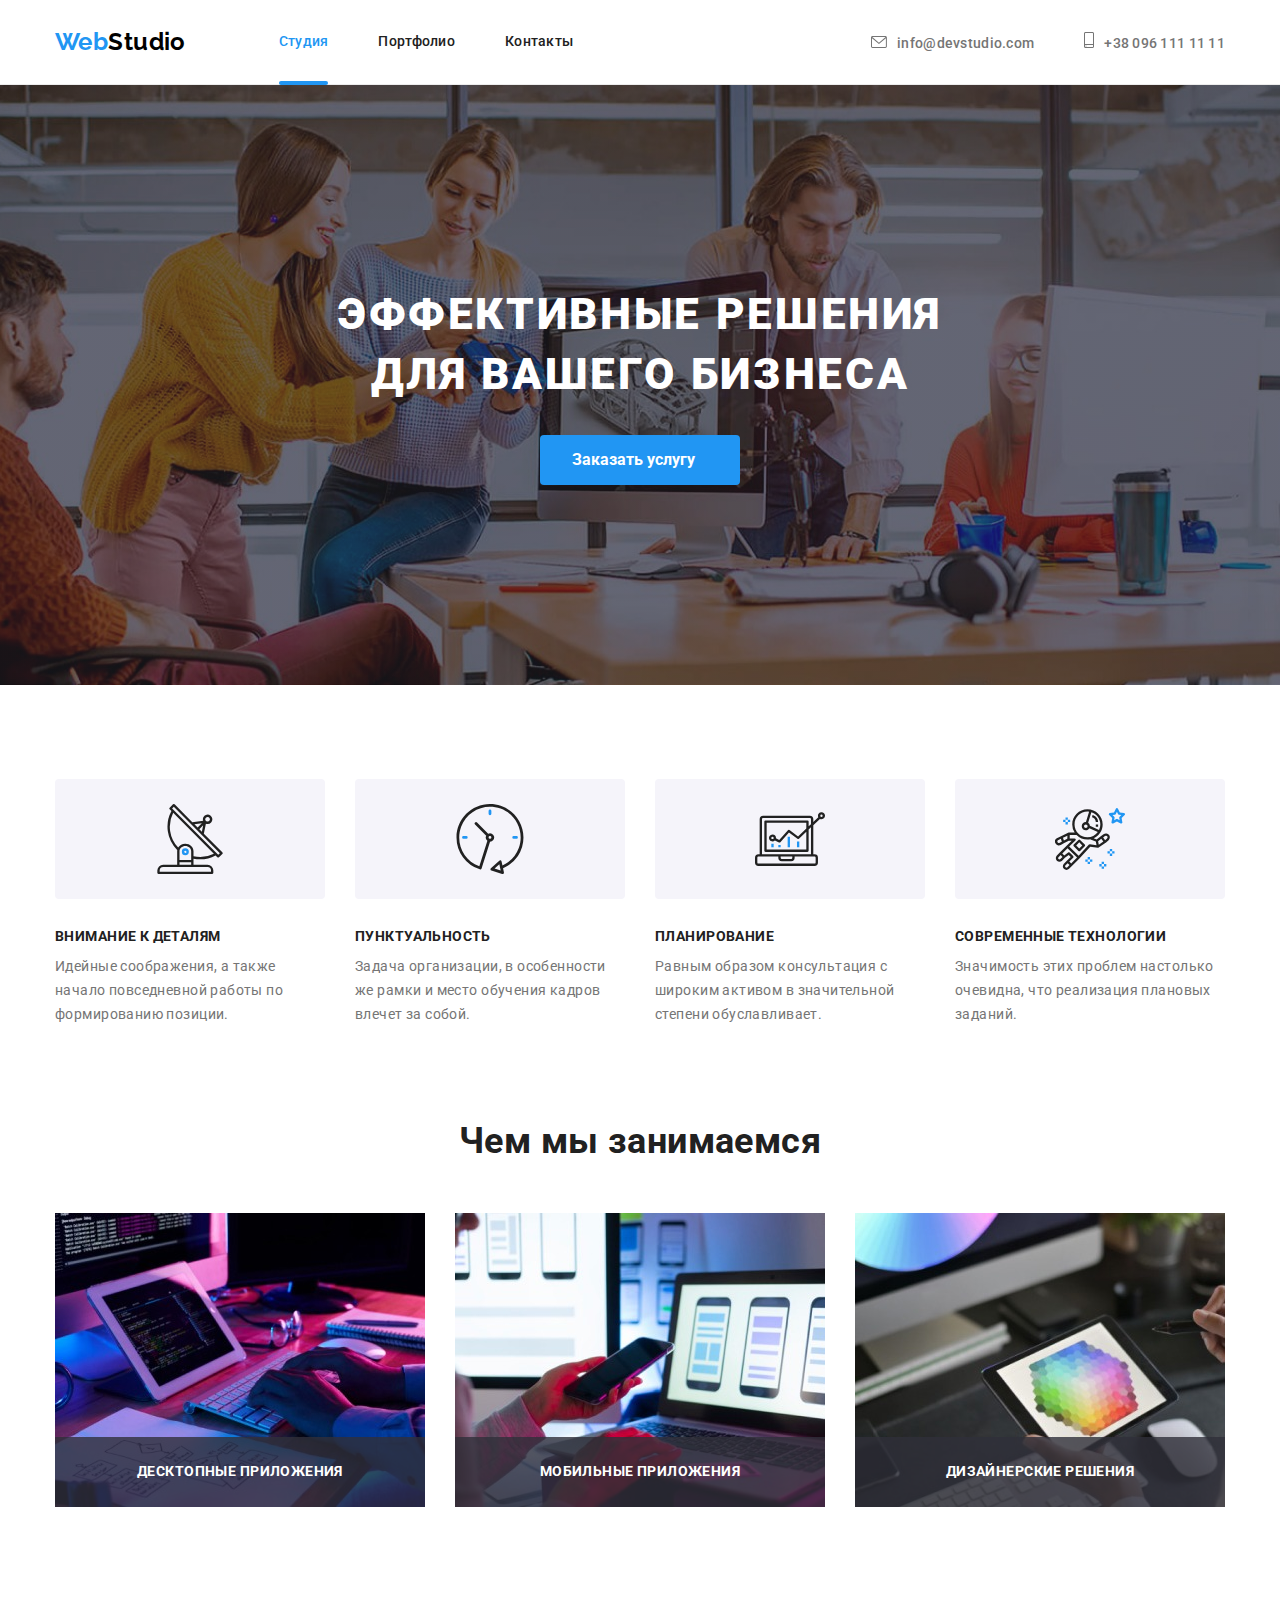
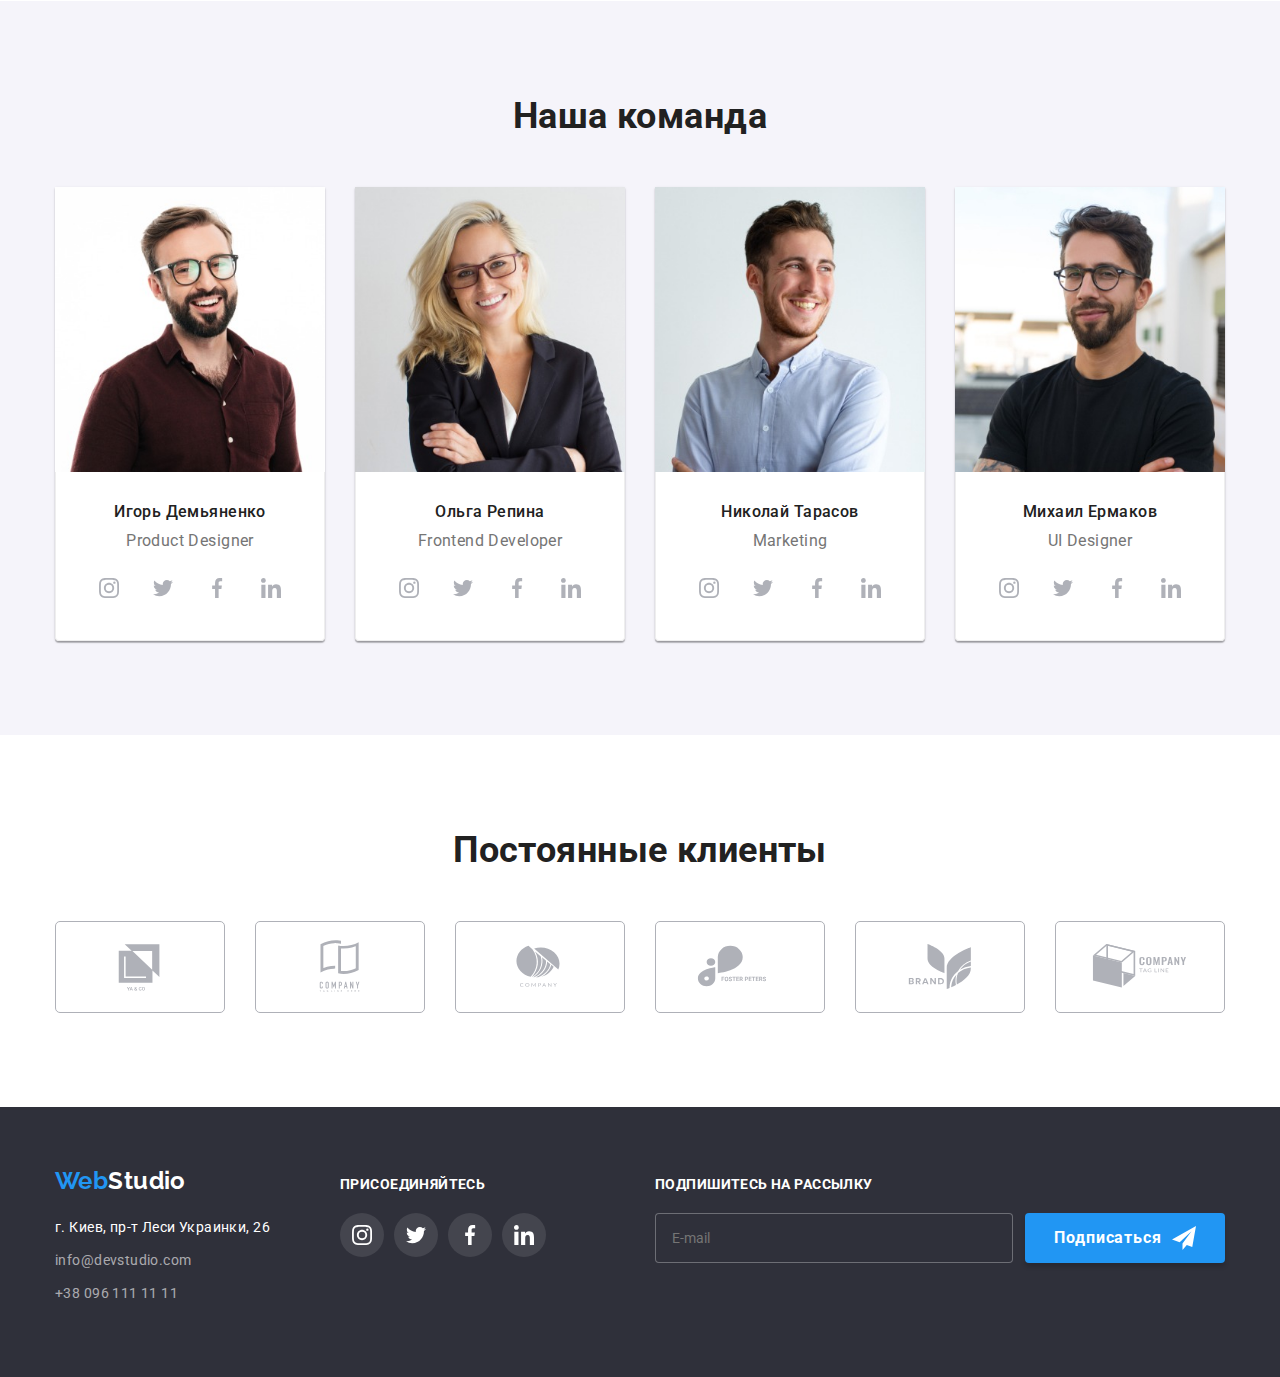
<file: index.html>
<!DOCTYPE html>
<html lang="ru">
  <head>
    <meta charset="UTF-8" />
    <meta http-equiv="X-UA-Compatible" content="IE=edge" />
    <meta name="viewport" content="width=device-width, initial-scale=1.0" />
    <title>WebStudio</title>
    <link rel="preconnect" href="https://fonts.googleapis.com" />
    <link rel="preconnect" href="https://fonts.gstatic.com" crossorigin />
    <link
      href="https://fonts.googleapis.com/css2?family=Raleway:wght@700&family=Roboto:wght@400;500;700;900&display=swap"
      rel="stylesheet"
    />
    <link rel="stylesheet" href="./css/main.min.css" />
  </head>
  <body>
    <header class="header">
      <!--Навігація-->

      <div class="container header-box">
        <a href="./index.html" class="logo"><span class="logo--blue">Web</span>Studio</a>
        <nav class="nav-box">
          <ul class="list header-navigation">
            <li class="header__list-item">
              <a href="./index.html" class="header-navigation__link link current">Студия</a>
            </li>
            <li class="header__list-item">
              <a href="./portfolio.html" class="header-navigation__link link">Портфолио</a>
            </li>
            <li class="header__list-item">
              <a href="#" class="header-navigation__link link">Контакты</a>
            </li>
          </ul>

          <!-- Mobile menu -->

          <!-- Кнопка -->
          <button class="menu-button" type="button" data-menu-button aria-expanded="false">
            <svg
              class="menu-icons--color"
              aria-label="Переключатель мобильного меню"
              aria-controls="mobile-menu"
              width="40"
              height="40"
            >
              <use class="icon-menu" href="./images/icons.svg#icon-menu"></use>
              <use class="icon-cross" href="./images/icons.svg#icon-close-m"></use>
            </svg>
          </button>
          <!-- Вікно меню -->
          <div class="mobile-menu" data-menu id="mobile-menu">
            <!-- Навігація -->
            <ul class="mobile-menu__nav list">
              <li class="mobile-menu__item">
                <a href="./index.html" class="mobile-menu__link current link">Студия</a>
              </li>
              <li class="mobile-menu__item">
                <a href="./portfolio.html" class="mobile-menu__link link">Портфолио</a>
              </li>
              <li class="mobile-menu__item">
                <a href="#" class="mobile-menu__link link">Контакты</a>
              </li>
            </ul>
            <!-- Контакти -->
            <ul class="mobile-menu__contacts list">
              <li class="mobile-menu__contact">
                <a class="mobile-menu__contact-tel link" href="tel:+380961111111"
                  >+38 096 111 11 11</a
                >
              </li>
              <li class="mobile-menu__contact">
                <a class="mobile-menu__contact-mail link" href="mailto:info@devstudio.com"
                  >info@devstudio.com</a
                >
              </li>
            </ul>
            <!-- Соціальні мережі -->
            <ul class="mobile-menu__socials list">
              <li class="mobile-menu__socials-item link">
                <a class="mobile-menu__socials-link" href="#">Instagram</a>
              </li>
              <li class="mobile-menu__socials-item link">
                <a class="mobile-menu__socials-link" href="#">Twitter</a>
              </li>
              <li class="mobile-menu__socials-item link">
                <a class="mobile-menu__socials-link" href="#">Facebook</a>
              </li>
              <li class="mobile-menu__socials-item link">
                <a class="mobile-menu__socials-link" href="#">LinkedIn</a>
              </li>
            </ul>
          </div>
        </nav>

        <!--Контакти-->

        <ul class="list header-contact">
          <li class="header-contact__item">
            <a class="header-contact__link link" href="mailto:info@devstudio.com">
              <svg class="header-contact__icon-envelope" width="16" height="12">
                <use href="./images/icons.svg#icon-envelope"></use>
              </svg>
              info@devstudio.com</a
            >
          </li>
          <li class="header-contact__item">
            <a class="header-contact__link link" href="tel:+380961111111">
              <svg class="header-contact__icon-phone" width="10" height="16">
                <use href="./images/icons.svg#icon-smartphone"></use>
              </svg>
              +38 096 111 11 11</a
            >
          </li>
        </ul>
      </div>
    </header>

    <main>
      <!--Банер-->
      <section class="hero">
        <div class="container hero--form">
          <h1 class="hero__title">Эффективные решения для вашего бизнеса</h1>
          <button class="hero__button" type="button" data-modal-open>Заказать услугу</button>
        </div>
      </section>
      <!--Особливості-->
      <section class="container--form container__benefits">
        <div class="container">
          <h2 class="section-title visually-hidden">Преимущества</h2>
          <ul class="list section-box benefits">
            <li class="section-box__item">
              <div class="benefits__icon">
                <svg width="70" height="70">
                  <use href="./images/icons.svg#icon-antenna-1"></use>
                </svg>
              </div>
              <h3 class="benefits__title">Внимание к деталям</h3>
              <p class="benefits__label">
                Идейные соображения, а также начало повседневной работы по формированию позиции.
              </p>
            </li>
            <li class="section-box__item">
              <div class="benefits__icon">
                <svg width="70" height="70">
                  <use href="./images/icons.svg#icon-clock-1"></use>
                </svg>
              </div>
              <h3 class="benefits__title">Пунктуальность</h3>
              <p class="benefits__label">
                Задача организации, в особенности же рамки и место обучения кадров влечет за собой.
              </p>
            </li>
            <li class="section-box__item">
              <div class="benefits__icon">
                <svg width="70" height="70">
                  <use href="./images/icons.svg#icon-diagram-1"></use>
                </svg>
              </div>
              <h3 class="benefits__title">Планирование</h3>
              <p class="benefits__label">
                Равным образом консультация с широким активом в значительной степени обуславливает.
              </p>
            </li>
            <li class="section-box__item">
              <div class="benefits__icon">
                <svg width="70" height="70">
                  <use href="./images/icons.svg#icon-astronaut-1"></use>
                </svg>
              </div>
              <h3 class="benefits__title">Современные технологии</h3>
              <p class="benefits__label">
                Значимость этих проблем настолько очевидна, что реализация плановых заданий.
              </p>
            </li>
          </ul>
        </div>
      </section>
      <!--Чим ми займаємось-->
      <section class="container--form works--form">
        <div class="container">
          <h2 class="section-title">Чем мы занимаемся</h2>
          <ul class="list section-box">
            <li class="section-box__item">
              <img
                srcset="./images/works/works-1.jpg 1x, ./images/works/works-1@2x.jpg 2x"
                src="./images/works/works-1.jpg"
                alt="Разработка"
                width="370"
              />
              <p class="section-box__label">Десктопные приложения</p>
            </li>
            <li class="section-box__item">
              <img
                srcset="./images/works/works-2.jpg 1x, ./images/works/works-2@2x.jpg 2x"
                src="./images/works/works-2.jpg"
                alt="Маркетинг"
                width="370"
              />
              <p class="section-box__label">Мобильные приложения</p>
            </li>
            <li class="section-box__item">
              <img
                srcset="./images/works/works-3.jpg 1x, ./images/works/works-3@2x.jpg 2x"
                src="./images/works/works-3.jpg"
                alt="Дизайн"
                width="370"
              />
              <p class="section-box__label">Дизайнерские решения</p>
            </li>
          </ul>
        </div>
      </section>
      <!--Наша команда-->
      <section class="container--form team--bgc">
        <div class="container">
          <h2 class="section-title">Наша команда</h2>
          <ul class="section-box list team">
            <li class="section-box__item team__item">
              <picture>
                <source
                  srcset="./images/team/team-1-s.jpg 1x, ./images/team/team-1-s@2x.jpg 2x"
                  media="(max-width: 480px)"
                />
                <source
                  srcset="./images/team/team-1-m.jpg 1x, ./images/team/team-1-m@2x.jpg 2x"
                  media="(min-width: 481px)"
                />
                <source
                  srcset="./images/team/team-1-l.jpg 1x, ./images/team/team-1-l@2x.jpg 2x"
                  media="(min-width: 769px)"
                />
                <img src="./images/team/team-1-m.jpg" alt="Игорь Демьяненко" />
              </picture>
              <!-- <img src="./images/card-1.jpg" alt="Игорь Демьяненко" width="270" /> -->
              <div class="team__item--border">
                <h3 class="team__member">Игорь Демьяненко</h3>
                <p class="team__position">Product Designer</p>
                <ul class="socials list">
                  <li class="socials__item">
                    <a class="socials__link" href="#">
                      <svg class="socials__icon" width="20" height="20">
                        <use href="./images/icons.svg#icon-instagram-2"></use>
                      </svg>
                    </a>
                  </li>

                  <li class="socials__item">
                    <a class="socials__link" href="#">
                      <svg class="socials__icon" width="20" height="20">
                        <use href="./images/icons.svg#icon-twitter-1"></use>
                      </svg>
                    </a>
                  </li>

                  <li class="socials__item">
                    <a class="socials__link" href="#">
                      <svg class="socials__icon" width="20" height="20">
                        <use href="./images/icons.svg#icon-facebook-1"></use>
                      </svg>
                    </a>
                  </li>

                  <li class="socials__item">
                    <a class="socials__link" href="#">
                      <svg class="socials__icon" width="20" height="20">
                        <use href="./images/icons.svg#icon-linkedin-1"></use>
                      </svg>
                    </a>
                  </li>
                </ul>
              </div>
            </li>
            <li class="section-box__item team__item">
              <picture>
                <source
                  srcset="./images/team/team-2-s.jpg 1x, ./images/team/team-2-s@2x.jpg 2x"
                  media="(max-width: 480px)"
                />
                <source
                  srcset="./images/team/team-2-m.jpg 1x, ./images/team/team-2-m@2x.jpg 2x"
                  media="(min-width: 481px)"
                />
                <source
                  srcset="./images/team/team-2-l.jpg 1x, ./images/team/team-2-l@2x.jpg 2x"
                  media="(min-width: 769px)"
                />
                <img src="./images/team/team-2-m.jpg" alt="Ольга Репина" />
              </picture>
              <!-- <img src="./images/card-2.jpg" alt="Ольга Репина" width="270" /> -->
              <div class="team__item--border">
                <h3 class="team__member">Ольга Репина</h3>
                <p class="team__position">Frontend Developer</p>
                <ul class="socials list">
                  <li class="socials__item">
                    <a class="socials__link" href="#">
                      <svg class="socials__icon" width="20" height="20">
                        <use href="./images/icons.svg#icon-instagram-2"></use>
                      </svg>
                    </a>
                  </li>

                  <li class="socials__item">
                    <a class="socials__link" href="#">
                      <svg class="socials__icon" width="20" height="20">
                        <use href="./images/icons.svg#icon-twitter-1"></use>
                      </svg>
                    </a>
                  </li>

                  <li class="socials__item">
                    <a class="socials__link" href="#">
                      <svg class="socials__icon" width="20" height="20">
                        <use href="./images/icons.svg#icon-facebook-1"></use>
                      </svg>
                    </a>
                  </li>

                  <li class="socials__item">
                    <a class="socials__link" href="#">
                      <svg class="socials__icon" width="20" height="20">
                        <use href="./images/icons.svg#icon-linkedin-1"></use>
                      </svg>
                    </a>
                  </li>
                </ul>
              </div>
            </li>
            <li class="section-box__item team__item">
              <picture>
                <source
                  srcset="./images/team/team-3-s.jpg 1x, ./images/team/team-3-s@2x.jpg 2x"
                  media="(max-width: 480px)"
                />
                <source
                  srcset="./images/team/team-3-m.jpg 1x, ./images/team/team-3-m@2x.jpg 2x"
                  media="(min-width: 481px)"
                />
                <source
                  srcset="./images/team/team-3-l.jpg 1x, ./images/team/team-3-l@2x.jpg 2x"
                  media="(min-width: 769px)"
                />
                <img src="./images/team/team-3-m.jpg" alt="Николай Тарасов" />
              </picture>
              <!-- <img src="./images/card-3.jpg" alt="Николай Тарасов" width="270" /> -->
              <div class="team__item--border">
                <h3 class="team__member">Николай Тарасов</h3>
                <p class="team__position">Marketing</p>
                <ul class="socials list">
                  <li class="socials__item">
                    <a class="socials__link" href="#">
                      <svg class="socials__icon" width="20" height="20">
                        <use href="./images/icons.svg#icon-instagram-2"></use>
                      </svg>
                    </a>
                  </li>

                  <li class="socials__item">
                    <a class="socials__link" href="#">
                      <svg class="socials__icon" width="20" height="20">
                        <use href="./images/icons.svg#icon-twitter-1"></use>
                      </svg>
                    </a>
                  </li>

                  <li class="socials__item">
                    <a class="socials__link" href="#">
                      <svg class="socials__icon" width="20" height="20">
                        <use href="./images/icons.svg#icon-facebook-1"></use>
                      </svg>
                    </a>
                  </li>

                  <li class="socials__item">
                    <a class="socials__link" href="#">
                      <svg class="socials__icon" width="20" height="20">
                        <use href="./images/icons.svg#icon-linkedin-1"></use>
                      </svg>
                    </a>
                  </li>
                </ul>
              </div>
            </li>
            <li class="section-box__item team__item">
              <picture>
                <source
                  srcset="./images/team/team-4-s.jpg 1x, ./images/team/team-4-s@2x.jpg 2x"
                  media="(max-width: 480px)"
                />
                <source
                  srcset="./images/team/team-4-m.jpg 1x, ./images/team/team-4-m@2x.jpg 2x"
                  media="(min-width: 481px)"
                />
                <source
                  srcset="./images/team/team-4-l.jpg 1x, ./images/team/team-4-l@2x.jpg 2x"
                  media="(min-width: 769px)"
                />
                <img src="./images/team/team-4-m.jpg" alt="Михаил Ермаков" />
              </picture>
              <!-- <img src="./images/card-4.jpg" alt="Михаил Ермаков" width="270" /> -->
              <div class="team__item--border">
                <h3 class="team__member">Михаил Ермаков</h3>
                <p class="team__position">UI Designer</p>
                <ul class="socials list">
                  <li class="socials__item">
                    <a class="socials__link" href="#">
                      <svg class="socials__icon" width="20" height="20">
                        <use href="./images/icons.svg#icon-instagram-2"></use>
                      </svg>
                    </a>
                  </li>

                  <li class="socials__item">
                    <a class="socials__link" href="#">
                      <svg class="socials__icon" width="20" height="20">
                        <use href="./images/icons.svg#icon-twitter-1"></use>
                      </svg>
                    </a>
                  </li>

                  <li class="socials__item">
                    <a class="socials__link" href="#">
                      <svg class="socials__icon" width="20" height="20">
                        <use href="./images/icons.svg#icon-facebook-1"></use>
                      </svg>
                    </a>
                  </li>

                  <li class="socials__item">
                    <a class="socials__link" href="#">
                      <svg class="socials__icon" width="20" height="20">
                        <use href="./images/icons.svg#icon-linkedin-1"></use>
                      </svg>
                    </a>
                  </li>
                </ul>
              </div>
            </li>
          </ul>
        </div>
      </section>

      <!-- Постійні клієнти -->
      <section class="container--form">
        <div class="container">
          <h2 class="section-title">Постоянные клиенты</h2>
          <ul class="list clients">
            <li class="clients__item">
              <a class="clients__link" href="#">
                <svg class="clients__icon" width="106" height="60">
                  <use href="./images/icons.svg#icon-logo"></use>
                </svg>
              </a>
            </li>
            <li class="clients__item">
              <a class="clients__link" href="#">
                <svg class="clients__icon" width="106" height="60">
                  <use href="./images/icons.svg#icon-logo-1"></use>
                </svg>
              </a>
            </li>
            <li class="clients__item">
              <a class="clients__link" href="#">
                <svg class="clients__icon" width="106" height="60">
                  <use href="./images/icons.svg#icon-logo-2"></use>
                </svg>
              </a>
            </li>
            <li class="clients__item">
              <a class="clients__link" href="#">
                <svg class="clients__icon" width="106" height="60">
                  <use href="./images/icons.svg#icon-logo-3"></use>
                </svg>
              </a>
            </li>
            <li class="clients__item">
              <a class="clients__link" href="#">
                <svg class="clients__icon" width="106" height="60">
                  <use href="./images/icons.svg#icon-logo-4"></use>
                </svg>
              </a>
            </li>
            <li class="clients__item">
              <a class="clients__link" href="#">
                <svg class="clients__icon" width="106" height="60">
                  <use href="./images/icons.svg#icon-logo-5"></use>
                </svg>
              </a>
            </li>
          </ul>
        </div>
      </section>
    </main>
    <!-- Футер -->
    <footer class="footer">
      <div class="container footer--centered">
        <div class="footer--tablet">
          <div class="footer__address">
            <a href="./index.html" class="footer__logo logo"
              ><span class="logo--blue">Web</span>Studio</a
            >
            <address class="address">
              <ul class="footer__contacts list">
                <li>
                  <a href="#" class="address__link">г. Киев, пр-т Леси Украинки, 26</a>
                </li>
                <li class="address__item">
                  <a href="mailto:info@devstudio.com" class="footer__contact-link"
                    >info@devstudio.com</a
                  >
                </li>
                <li class="address__item">
                  <a href="tel:+380961111111" class="footer__contact-link">+38 096 111 11 11</a>
                </li>
              </ul>
            </address>
          </div>
          <div class="footer-socials">
            <h2 class="footer-socials__title">Присоединяйтесь</h2>
            <ul class="footer-socials__list--position list">
              <li class="socials__item">
                <a class="footer-socials__link socials__link" href="#">
                  <svg class="socials__icon" width="20" height="20">
                    <use href="./images/icons.svg#icon-instagram-2"></use>
                  </svg>
                </a>
              </li>
              <li class="socials__item">
                <a class="footer-socials__link socials__link" href="#">
                  <svg class="socials__icon" width="20" height="20">
                    <use href="./images/icons.svg#icon-twitter-1"></use>
                  </svg>
                </a>
              </li>

              <li class="socials__item">
                <a class="footer-socials__link socials__link" href="#">
                  <svg class="socials__icon" width="20" height="20">
                    <use href="./images/icons.svg#icon-facebook-1"></use>
                  </svg>
                </a>
              </li>

              <li class="socials__item">
                <a class="footer-socials__link socials__link" href="#">
                  <svg class="socials__icon" width="20" height="20">
                    <use href="./images/icons.svg#icon-linkedin-1"></use>
                  </svg>
                </a>
              </li>
            </ul>
          </div>
        </div>
        <form class="subscribe-form">
          <h2 class="subscribe-form__title">Подпишитесь на рассылку</h2>
          <div class="subscribe-form__wrapper">
            <input
              class="subscribe-form__input"
              type="email"
              name="email"
              id="email"
              placeholder="E-mail"
            />

            <button class="subscribe-form__btn" type="submit">
              <span>Подписаться</span>
              <svg class="subscribe-form__icon" width="24" height="24">
                <use href="./images/icons.svg#icon-send"></use>
              </svg>
            </button>
          </div>
        </form>
      </div>
    </footer>
    <!-- Модальне вікно -->
    <div class="backdrop is-hidden" data-modal>
      <div class="modal">
        <button class="modal__close-btn" type="button" data-modal-close>
          <svg class="modal__close-icon" width="18" height="18">
            <use href="./images/icons.svg#icon-close"></use>
          </svg>
        </button>
        <form class="modal-form">
          <strong class="modal-form__title">Оставьте свои данные, мы вам перезвоним</strong>
          <div class="modal-form__group" role="group">
            <label class="modal-form__label"
              >Имя
              <input class="modal-form__input" type="text" name="name" />
              <svg class="modal-form__icon" width="18" height="18">
                <use href="./images/icons.svg#icon-name"></use>
              </svg>
            </label>
            <label class="modal-form__label"
              >Телефон
              <input class="modal-form__input" type="tel" name="tel" />
              <svg class="modal-form__icon" width="18" height="18">
                <use href="./images/icons.svg#icon-phone"></use>
              </svg>
            </label>
            <label class="modal-form__label"
              >Почта
              <input class="modal-form__input" type="email" name="email" />
              <svg class="modal-form__icon" width="18" height="18">
                <use href="./images/icons.svg#icon-email"></use>
              </svg>
            </label>
            <label class="modal-form__label"
              >Комментарий
              <textarea
                class="modal-form__input modal-form__textarea-input"
                name="comment"
                rows="3"
                placeholder="Введите текст"
              ></textarea>
            </label>
            <div class="modal-form__agreement-form">
              <label class="modal-form__agreement-label">
                <input
                  class="checkbox visually-hidden"
                  type="checkbox"
                  name="user-checkbox"
                  tabindex="-1"
                />
                <span
                  class="modal-form__checkbox"
                  role="checkbox"
                  aria-labelledby="user-checkbox"
                  tabindex="0"
                  aria-checked="false"
                >
                  <svg class="modal-form__checkbox-icon" width="11" height="8">
                    <use href="./images/icons.svg#icon-check"></use>
                  </svg>
                </span>

                <span class="checkbox-txt"
                  >Соглашаюсь с рассылкой и принимаю
                  <a class="checkbox-link" href="#">Условия договора</a></span
                >
              </label>
            </div>
          </div>
          <button class="subscribe-form__btn modal-form__send-btn" type="submit">Отправить</button>
        </form>
      </div>
    </div>

    <script src="./js/modal.js"></script>
    <script src="./js/mobile-menu.js"></script>
  </body>
</html>
</file>
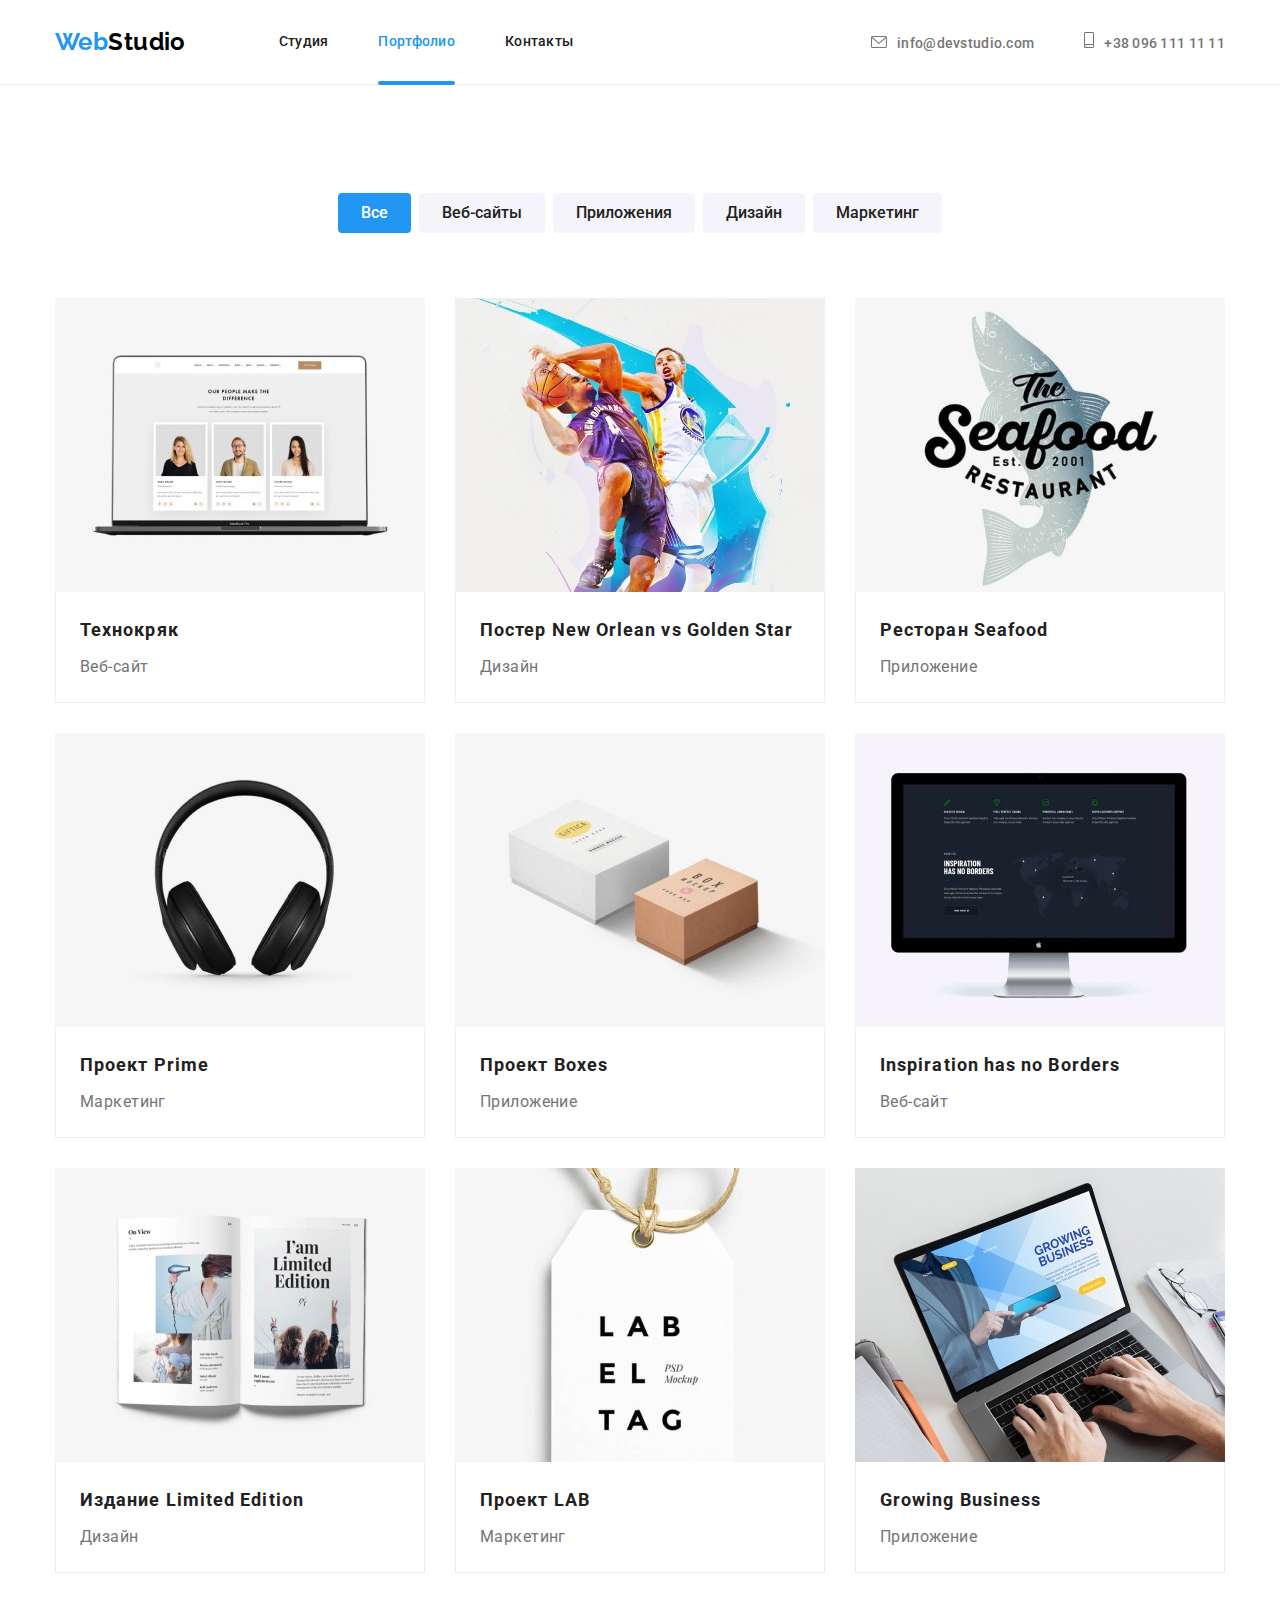
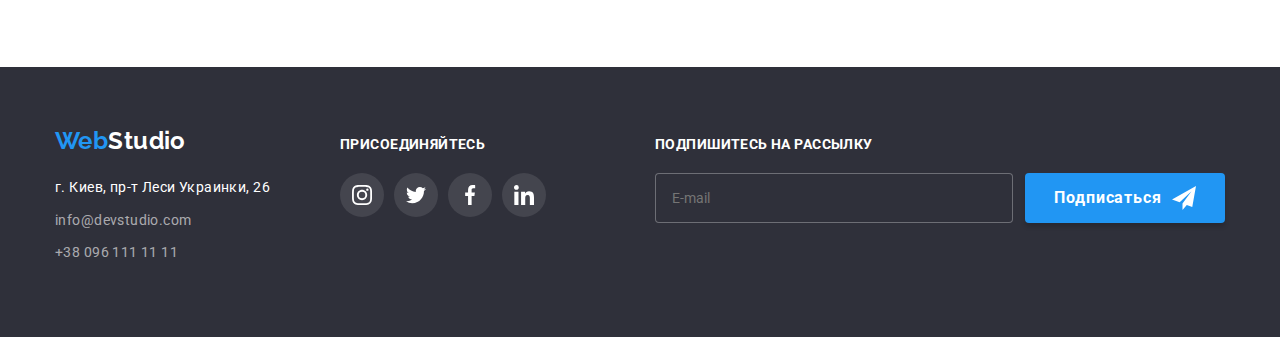
<file: portfolio.html>
<!DOCTYPE html>
<html lang="ru">
  <head>
    <meta charset="UTF-8" />
    <meta http-equiv="X-UA-Compatible" content="IE=edge" />
    <meta name="viewport" content="width=device-width, initial-scale=1.0" />
    <title>Portfolio</title>
    <link rel="preconnect" href="https://fonts.googleapis.com" />
    <link rel="preconnect" href="https://fonts.gstatic.com" crossorigin />
    <link
      href="https://fonts.googleapis.com/css2?family=Raleway:wght@700&family=Roboto:wght@400;500;700;900&display=swap"
      rel="stylesheet"
    />

    <link rel="stylesheet" href="./css/main.min.css" />
  </head>
  <body>
    <header class="header">
      <!--Навігація-->

      <div class="container header-box">
        <a href="./index.html" class="logo"><span class="logo--blue">Web</span>Studio</a>
        <nav class="nav-box">
          <ul class="list header-navigation">
            <li class="header__list-item">
              <a href="./index.html" class="header-navigation__link link">Студия</a>
            </li>
            <li class="header__list-item">
              <a href="./portfolio.html" class="header-navigation__link link current">Портфолио</a>
            </li>
            <li class="header__list-item">
              <a href="#" class="header-navigation__link link">Контакты</a>
            </li>
          </ul>

          <!-- Mobile menu -->

          <!-- Кнопка -->
          <button class="menu-button" type="button" data-menu-button aria-expanded="false">
            <svg
              class="menu-icons--color"
              aria-label="Переключатель мобильного меню"
              aria-controls="mobile-menu"
              width="40"
              height="40"
            >
              <use class="icon-menu" href="./images/icons.svg#icon-menu"></use>
              <use class="icon-cross" href="./images/icons.svg#icon-close-m"></use>
            </svg>
          </button>
          <!-- Вікно меню -->
          <div class="mobile-menu" data-menu id="mobile-menu">
            <!-- Навігація -->
            <ul class="mobile-menu__nav list">
              <li class="mobile-menu__item">
                <a href="./index.html" class="mobile-menu__link link">Студия</a>
              </li>
              <li class="mobile-menu__item">
                <a href="./portfolio.html" class="mobile-menu__link current link">Портфолио</a>
              </li>
              <li class="mobile-menu__item">
                <a href="#" class="mobile-menu__link link">Контакты</a>
              </li>
            </ul>
            <!-- Контакти -->
            <ul class="mobile-menu__contacts list">
              <li class="mobile-menu__contact">
                <a class="mobile-menu__contact-tel link" href="tel:+380961111111"
                  >+38 096 111 11 11</a
                >
              </li>
              <li class="mobile-menu__contact">
                <a class="mobile-menu__contact-mail link" href="mailto:info@devstudio.com"
                  >info@devstudio.com</a
                >
              </li>
            </ul>
            <!-- Соціальні мережі -->
            <ul class="mobile-menu__socials list">
              <li class="mobile-menu__socials-item link">
                <a class="mobile-menu__socials-link" href="#">Instagram</a>
              </li>
              <li class="mobile-menu__socials-item link">
                <a class="mobile-menu__socials-link" href="#">Twitter</a>
              </li>
              <li class="mobile-menu__socials-item link">
                <a class="mobile-menu__socials-link" href="#">Facebook</a>
              </li>
              <li class="mobile-menu__socials-item link">
                <a class="mobile-menu__socials-link" href="#">LinkedIn</a>
              </li>
            </ul>
          </div>
        </nav>

        <!--Контакти-->

        <ul class="list header-contact">
          <li class="header-contact__item">
            <a class="header-contact__link link" href="mailto:info@devstudio.com">
              <svg class="header-contact__icon-envelope" width="16" height="12">
                <use href="./images/icons.svg#icon-envelope"></use>
              </svg>
              info@devstudio.com</a
            >
          </li>
          <li class="header-contact__item">
            <a class="header-contact__link link" href="tel:+380961111111">
              <svg class="header-contact__icon-phone" width="10" height="16">
                <use href="./images/icons.svg#icon-smartphone"></use>
              </svg>
              +38 096 111 11 11</a
            >
          </li>
        </ul>
      </div>
    </header>
    <main>
      <section class="container--form">
        <div class="container">
          <h1 class="visually-hidden">Портфолио</h1>
          <ul class="filter-buttons">
            <li class="filter-buttons__list">
              <button type="button" class="filter-buttons__btn active">Все</button>
            </li>
            <li class="filter-buttons__list">
              <button type="button" class="filter-buttons__btn">Веб-сайты</button>
            </li>
            <li class="filter-buttons__list">
              <button type="button" class="filter-buttons__btn">Приложения</button>
            </li>
            <li class="filter-buttons__list">
              <button type="button" class="filter-buttons__btn">Дизайн</button>
            </li>
            <li class="filter-buttons__list">
              <button type="button" class="filter-buttons__btn">Маркетинг</button>
            </li>
          </ul>
          <ul class="list portfolio-cards">
            <li class="portfolio-cards__item--geometry">
              <a href="#" class="portfolio-cards__item link">
                <div class="portfolio-cards__overlay--position">
                  <picture>
                    <source
                      srcset="
                        ./images/portfolio/card-1-l.jpg    1x,
                        ./images/portfolio/card-1-l@2x.jpg 2x
                      "
                      media="(min-width: 1200px)"
                    />
                    <source
                      srcset="
                        ./images/portfolio/card-1-m.jpg    1x,
                        ./images/portfolio/card-1-m@2x.jpg 2x
                      "
                      media="(min-width: 768px)"
                    />
                    <source
                      srcset="
                        ./images/portfolio/card-1-s.jpg    1x,
                        ./images/portfolio/card-1-s@2x.jpg 2x
                      "
                      media="(max-width: 767px)"
                    />
                    <img src="./images/portfolio/card-1-m.jpg" alt="Веб-сайт" class="card-img" />
                  </picture>
                  <!-- <img src="./images/img-1.jpg" alt="Веб-сайт" width="370" class="card-img" /> -->
                  <div class="portfolio-cards__overlay">
                    <p class="portfolio-cards__overlay-label">
                      Ресурс предлагает комплексные предложения с разным уровнем функционала и
                      сервисов. Все это позволит посетителю получить исчерпывающие сведения о
                      компании или частном лице.
                    </p>
                  </div>
                </div>

                <div class="portfolio-cards__item--border">
                  <h2 class="portfolio-cards__title">Технокряк</h2>
                  <p class="portfolio-cards__description">Веб-сайт</p>
                </div>
              </a>
            </li>
            <li class="portfolio-cards__item--geometry">
              <a href="#" class="portfolio-cards__item link">
                <div class="portfolio-cards__overlay--position">
                  <picture>
                    <source
                      srcset="
                        ./images/portfolio/card-2-l.jpg    1x,
                        ./images/portfolio/card-2-l@2x.jpg 2x
                      "
                      media="(min-width: 1200px)"
                    />
                    <source
                      srcset="
                        ./images/portfolio/card-2-m.jpg    1x,
                        ./images/portfolio/card-2-m@2x.jpg 2x
                      "
                      media="(min-width: 768px)"
                    />
                    <source
                      srcset="
                        ./images/portfolio/card-2-s.jpg    1x,
                        ./images/portfolio/card-2-s@2x.jpg 2x
                      "
                      media="(max-width: 767px)"
                    />
                    <img src="./images/portfolio/card-2-s.jpg" alt="Дизайн" class="card-img" />
                  </picture>
                  <!-- <img src="./images/img-2.jpg" alt="Дизайн" width="370" class="card-img" /> -->
                  <div class="portfolio-cards__overlay">
                    <p class="portfolio-cards__overlay-label">
                      Ресурс предлагает комплексные предложения с разным уровнем функционала и
                      сервисов. Все это позволит посетителю получить исчерпывающие сведения о
                      компании или частном лице.
                    </p>
                  </div>
                </div>
                <div class="portfolio-cards__item--border">
                  <h2 class="portfolio-cards__title">Постер New Orlean vs Golden Star</h2>
                  <p class="portfolio-cards__description">Дизайн</p>
                </div>
              </a>
            </li>
            <li class="portfolio-cards__item--geometry">
              <a href="#" class="portfolio-cards__item link">
                <div class="portfolio-cards__overlay--position">
                  <picture>
                    <source
                      srcset="
                        ./images/portfolio/card-3-l.jpg    1x,
                        ./images/portfolio/card-3-l@2x.jpg 2x
                      "
                      media="(min-width: 1200px)"
                    />
                    <source
                      srcset="
                        ./images/portfolio/card-3-m.jpg    1x,
                        ./images/portfolio/card-3-m@2x.jpg 2x
                      "
                      media="(min-width: 768px)"
                    />
                    <source
                      srcset="
                        ./images/portfolio/card-3-s.jpg    1x,
                        ./images/portfolio/card-3-s@2x.jpg 2x
                      "
                      media="(max-width: 767px)"
                    />
                    <img src="./images/portfolio/card-3-m.jpg" alt="Приложение" class="card-img" />
                  </picture>
                  <!-- <img src="./images/img-3.jpg" alt="Приложение" width="370" class="card-img" /> -->
                  <div class="portfolio-cards__overlay">
                    <p class="portfolio-cards__overlay-label">
                      Ресурс предлагает комплексные предложения с разным уровнем функционала и
                      сервисов. Все это позволит посетителю получить исчерпывающие сведения о
                      компании или частном лице.
                    </p>
                  </div>
                </div>
                <div class="portfolio-cards__item--border">
                  <h2 class="portfolio-cards__title">Ресторан Seafood</h2>
                  <p class="portfolio-cards__description">Приложение</p>
                </div>
              </a>
            </li>
            <li class="portfolio-cards__item--geometry">
              <a href="#" class="portfolio-cards__item link">
                <div class="portfolio-cards__overlay--position">
                  <picture>
                    <source
                      srcset="
                        ./images/portfolio/card-4-l.jpg    1x,
                        ./images/portfolio/card-4-l@2x.jpg 2x
                      "
                      media="(min-width: 1200px)"
                    />
                    <source
                      srcset="
                        ./images/portfolio/card-4-m.jpg    1x,
                        ./images/portfolio/card-4-m@2x.jpg 2x
                      "
                      media="(min-width: 768px)"
                    />
                    <source
                      srcset="
                        ./images/portfolio/card-4-s.jpg    1x,
                        ./images/portfolio/card-4-s@2x.jpg 2x
                      "
                      media="(max-width: 767px)"
                    />
                    <img src="./images/portfolio/card-4-m.jpg" alt="Маркетинг" class="card-img" />
                  </picture>
                  <!-- <img src="./images/img-4.jpg" alt="Маркетинг" width="370" class="card-img" /> -->
                  <div class="portfolio-cards__overlay">
                    <p class="portfolio-cards__overlay-label">
                      Ресурс предлагает комплексные предложения с разным уровнем функционала и
                      сервисов. Все это позволит посетителю получить исчерпывающие сведения о
                      компании или частном лице.
                    </p>
                  </div>
                </div>
                <div class="portfolio-cards__item--border">
                  <h2 class="portfolio-cards__title">Проект Prime</h2>
                  <p class="portfolio-cards__description">Маркетинг</p>
                </div>
              </a>
            </li>
            <li class="portfolio-cards__item--geometry">
              <a href="#" class="portfolio-cards__item link">
                <div class="portfolio-cards__overlay--position">
                  <picture>
                    <source
                      srcset="
                        ./images/portfolio/card-5-l.jpg    1x,
                        ./images/portfolio/card-5-l@2x.jpg 2x
                      "
                      media="(min-width: 1200px)"
                    />
                    <source
                      srcset="
                        ./images/portfolio/card-5-m.jpg    1x,
                        ./images/portfolio/card-5-m@2x.jpg 2x
                      "
                      media="(min-width: 768px)"
                    />
                    <source
                      srcset="
                        ./images/portfolio/card-5-s.jpg    1x,
                        ./images/portfolio/card-5-s@2x.jpg 2x
                      "
                      media="(max-width: 767px)"
                    />
                    <img src="./images/portfolio/card-5-m.jpg" alt="Приложение" class="card-img" />
                  </picture>
                  <!-- <img src="./images/img-5.jpg" alt="Приложение" width="370" class="card-img" /> -->
                  <div class="portfolio-cards__overlay">
                    <p class="portfolio-cards__overlay-label">
                      Ресурс предлагает комплексные предложения с разным уровнем функционала и
                      сервисов. Все это позволит посетителю получить исчерпывающие сведения о
                      компании или частном лице.
                    </p>
                  </div>
                </div>
                <div class="portfolio-cards__item--border">
                  <h2 class="portfolio-cards__title">Проект Boxes</h2>
                  <p class="portfolio-cards__description">Приложение</p>
                </div>
              </a>
            </li>
            <li class="portfolio-cards__item--geometry">
              <a href="#" class="portfolio-cards__item link">
                <div class="portfolio-cards__overlay--position">
                  <picture>
                    <source
                      srcset="
                        ./images/portfolio/card-6-l.jpg    1x,
                        ./images/portfolio/card-6-l@2x.jpg 2x
                      "
                      media="(min-width: 1200px)"
                    />
                    <source
                      srcset="
                        ./images/portfolio/card-6-m.jpg    1x,
                        ./images/portfolio/card-6-m@2x.jpg 2x
                      "
                      media="(min-width: 768px)"
                    />
                    <source
                      srcset="
                        ./images/portfolio/card-6-s.jpg    1x,
                        ./images/portfolio/card-6-s@2x.jpg 2x
                      "
                      media="(max-width: 767px)"
                    />
                    <img src="./images/portfolio/card-6-m.jpg" alt="Веб-сайт" class="card-img" />
                  </picture>
                  <!-- <img src="./images/img-6.jpg" alt="Веб-сайт" width="370" class="card-img" /> -->
                  <div class="portfolio-cards__overlay">
                    <p class="portfolio-cards__overlay-label">
                      Ресурс предлагает комплексные предложения с разным уровнем функционала и
                      сервисов. Все это позволит посетителю получить исчерпывающие сведения о
                      компании или частном лице.
                    </p>
                  </div>
                </div>
                <div class="portfolio-cards__item--border">
                  <h2 class="portfolio-cards__title">Inspiration has no Borders</h2>
                  <p class="portfolio-cards__description">Веб-сайт</p>
                </div>
              </a>
            </li>
            <li class="portfolio-cards__item--geometry">
              <a href="#" class="portfolio-cards__item link">
                <div class="portfolio-cards__overlay--position">
                  <picture>
                    <source
                      srcset="
                        ./images/portfolio/card-7-l.jpg    1x,
                        ./images/portfolio/card-7-l@2x.jpg 2x
                      "
                      media="(min-width: 1200px)"
                    />
                    <source
                      srcset="
                        ./images/portfolio/card-7-m.jpg    1x,
                        ./images/portfolio/card-7-m@2x.jpg 2x
                      "
                      media="(min-width: 768px)"
                    />
                    <source
                      srcset="
                        ./images/portfolio/card-7-s.jpg    1x,
                        ./images/portfolio/card-7-s@2x.jpg 2x
                      "
                      media="(max-width: 767px)"
                    />
                    <img src="./images/portfolio/card-7-m.jpg" alt="Дизайн" class="card-img" />
                  </picture>
                  <!-- <img src="./images/img-7.jpg" alt="Дизайн" width="370" class="card-img" /> -->
                  <div class="portfolio-cards__overlay">
                    <p class="portfolio-cards__overlay-label">
                      Ресурс предлагает комплексные предложения с разным уровнем функционала и
                      сервисов. Все это позволит посетителю получить исчерпывающие сведения о
                      компании или частном лице.
                    </p>
                  </div>
                </div>
                <div class="portfolio-cards__item--border">
                  <h2 class="portfolio-cards__title">Издание Limited Edition</h2>
                  <p class="portfolio-cards__description">Дизайн</p>
                </div>
              </a>
            </li>
            <li class="portfolio-cards__item--geometry">
              <a href="#" class="portfolio-cards__item link">
                <div class="portfolio-cards__overlay--position">
                  <picture>
                    <source
                      srcset="
                        ./images/portfolio/card-8-l.jpg    1x,
                        ./images/portfolio/card-8-l@2x.jpg 2x
                      "
                      media="(min-width: 1200px)"
                    />
                    <source
                      srcset="
                        ./images/portfolio/card-8-m.jpg    1x,
                        ./images/portfolio/card-8-m@2x.jpg 2x
                      "
                      media="(min-width: 768px)"
                    />
                    <source
                      srcset="
                        ./images/portfolio/card-8-s.jpg    1x,
                        ./images/portfolio/card-8-s@2x.jpg 2x
                      "
                      media="(max-width: 767px)"
                    />
                    <img src="./images/portfolio/card-8-m.jpg" alt="Маркетинг" class="card-img" />
                  </picture>
                  <!-- <img src="./images/img-8.jpg" alt="Маркетинг" width="370" class="card-img" /> -->
                  <div class="portfolio-cards__overlay">
                    <p class="portfolio-cards__overlay-label">
                      Ресурс предлагает комплексные предложения с разным уровнем функционала и
                      сервисов. Все это позволит посетителю получить исчерпывающие сведения о
                      компании или частном лице.
                    </p>
                  </div>
                </div>
                <div class="portfolio-cards__item--border">
                  <h2 class="portfolio-cards__title">Проект LAB</h2>
                  <p class="portfolio-cards__description">Маркетинг</p>
                </div>
              </a>
            </li>
            <li class="portfolio-cards__item--geometry">
              <a href="#" class="portfolio-cards__item link">
                <div class="portfolio-cards__overlay--position">
                  <picture>
                    <source
                      srcset="
                        ./images/portfolio/card-9-l.jpg    1x,
                        ./images/portfolio/card-9-l@2x.jpg 2x
                      "
                      media="(min-width: 1200px)"
                    />
                    <source
                      srcset="
                        ./images/portfolio/card-9-m.jpg    1x,
                        ./images/portfolio/card-9-m@2x.jpg 2x
                      "
                      media="(min-width: 768px)"
                    />
                    <source
                      srcset="
                        ./images/portfolio/card-9-s.jpg    1x,
                        ./images/portfolio/card-9-s@2x.jpg 2x
                      "
                      media="(max-width: 767px)"
                    />
                    <img src="./images/portfolio/card-9-m.jpg" alt="Приложение" class="card-img" />
                  </picture>
                  <!-- <img src="./images/img-9.jpg" alt="Приложение" width="370" class="card-img" /> -->
                  <div class="portfolio-cards__overlay">
                    <p class="portfolio-cards__overlay-label">
                      Ресурс предлагает комплексные предложения с разным уровнем функционала и
                      сервисов. Все это позволит посетителю получить исчерпывающие сведения о
                      компании или частном лице.
                    </p>
                  </div>
                </div>
                <div class="portfolio-cards__item--border">
                  <h2 class="portfolio-cards__title">Growing Business</h2>
                  <p class="portfolio-cards__description">Приложение</p>
                </div>
              </a>
            </li>
          </ul>
        </div>
      </section>
    </main>
    <!-- Футер -->
    <footer class="footer">
      <div class="container footer--centered">
        <div class="footer--tablet">
          <div class="footer__address">
            <a href="./index.html" class="footer__logo logo"
              ><span class="logo--blue">Web</span>Studio</a
            >
            <address class="address">
              <ul class="footer__contacts list">
                <li>
                  <a href="#" class="address__link">г. Киев, пр-т Леси Украинки, 26</a>
                </li>
                <li class="address__item">
                  <a href="mailto:info@devstudio.com" class="footer__contact-link"
                    >info@devstudio.com</a
                  >
                </li>
                <li class="address__item">
                  <a href="tel:+380961111111" class="footer__contact-link">+38 096 111 11 11</a>
                </li>
              </ul>
            </address>
          </div>
          <div class="footer-socials">
            <h2 class="footer-socials__title">Присоединяйтесь</h2>
            <ul class="footer-socials__list--position list">
              <li class="socials__item">
                <a class="footer-socials__link socials__link" href="#">
                  <svg class="socials__icon" width="20" height="20">
                    <use href="./images/icons.svg#icon-instagram-2"></use>
                  </svg>
                </a>
              </li>
              <li class="socials__item">
                <a class="footer-socials__link socials__link" href="#">
                  <svg class="socials__icon" width="20" height="20">
                    <use href="./images/icons.svg#icon-twitter-1"></use>
                  </svg>
                </a>
              </li>

              <li class="socials__item">
                <a class="footer-socials__link socials__link" href="#">
                  <svg class="socials__icon" width="20" height="20">
                    <use href="./images/icons.svg#icon-facebook-1"></use>
                  </svg>
                </a>
              </li>

              <li class="socials__item">
                <a class="footer-socials__link socials__link" href="#">
                  <svg class="socials__icon" width="20" height="20">
                    <use href="./images/icons.svg#icon-linkedin-1"></use>
                  </svg>
                </a>
              </li>
            </ul>
          </div>
        </div>
        <form class="subscribe-form">
          <h2 class="subscribe-form__title">Подпишитесь на рассылку</h2>
          <div class="subscribe-form__wrapper">
            <input
              class="subscribe-form__input"
              type="email"
              name="email"
              id="email"
              placeholder="E-mail"
            />

            <button class="subscribe-form__btn" type="submit">
              <span>Подписаться</span>
              <svg class="subscribe-form__icon" width="24" height="24">
                <use href="./images/icons.svg#icon-send"></use>
              </svg>
            </button>
          </div>
        </form>
      </div>
    </footer>
    <script src="./js/mobile-menu.js"></script>
  </body>
</html>
</file>
<file: css/main.min.css>
/*! modern-normalize v1.1.0 | MIT License | https://github.com/sindresorhus/modern-normalize */*,::before,::after{-webkit-box-sizing:border-box;box-sizing:border-box}html{line-height:1.15;-webkit-text-size-adjust:100%;-moz-tab-size:4;-o-tab-size:4;tab-size:4}body{margin:0;font-family:system-ui,-apple-system,"Segoe UI",Roboto,Helvetica,Arial,sans-serif,"Apple Color Emoji","Segoe UI Emoji"}hr{height:0;color:inherit}abbr[title]{-webkit-text-decoration:underline dotted;text-decoration:underline dotted}b,strong{font-weight:bolder}code,kbd,samp,pre{font-family:ui-monospace, SFMono-Regular, Consolas, 'Liberation Mono', Menlo, monospace;font-size:1em}small{font-size:80%}sub,sup{font-size:75%;line-height:0;position:relative;vertical-align:baseline}sub{bottom:-0.25em}sup{top:-0.5em}table{text-indent:0;border-color:inherit}button,input,optgroup,select,textarea{font-family:inherit;font-size:100%;line-height:1.15;margin:0}button,select{text-transform:none}button,[type='button'],[type='reset'],[type='submit']{-webkit-appearance:button}::-moz-focus-inner{border-style:none;padding:0}:-moz-focusring{outline:1px dotted ButtonText}:-moz-ui-invalid{box-shadow:none}legend{padding:0}progress{vertical-align:baseline}::-webkit-inner-spin-button,::-webkit-outer-spin-button{height:auto}[type='search']{-webkit-appearance:textfield;outline-offset:-2px}::-webkit-search-decoration{-webkit-appearance:none}::-webkit-file-upload-button{-webkit-appearance:button;font:inherit}summary{display:list-item}.visually-hidden{position:absolute;width:1px;height:1px;margin:-1px;border:0;padding:0;white-space:nowrap;-webkit-clip-path:inset(100%);clip-path:inset(100%);clip:rect(0 0 0 0);overflow:hidden}h1,h2,h3,h4,h5,h6,p{margin:0}.list{list-style-type:none;margin:0;padding:0}.works--form{padding-top:0}@media screen and (max-width: 1199.98px){.works--form{display:none}}.link{text-decoration:none}body{font-family:"Roboto",sans-serif;color:#757575;background-color:#fff;font-size:14px;letter-spacing:0.03em}img{display:block;max-width:100%;height:auto}.container{margin-left:auto;margin-right:auto;padding-left:15px;padding-right:15px;max-width:480px}@media screen and (min-width: 768px){.container{max-width:768px}}@media screen and (min-width: 1200px){.container{max-width:1200px}}.header{border-bottom:1px solid #ececec}.header-box{position:relative;display:-webkit-box;display:-ms-flexbox;display:flex;-webkit-box-align:baseline;-ms-flex-align:baseline;align-items:baseline}@media screen and (min-width: 768px){.header-box{-webkit-box-align:center;-ms-flex-align:center;align-items:center}}@media screen and (min-width: 1200px){.header-box{-webkit-box-pack:justify;-ms-flex-pack:justify;justify-content:space-between}}.header-contact{display:none}@media screen and (min-width: 768px){.header-contact{display:-webkit-box;display:-ms-flexbox;display:flex;-webkit-box-orient:vertical;-webkit-box-direction:normal;-ms-flex-direction:column;flex-direction:column;margin-left:auto}}@media screen and (min-width: 1200px){.header-contact{display:-webkit-box;display:-ms-flexbox;display:flex;-webkit-box-orient:horizontal;-webkit-box-direction:normal;-ms-flex-direction:row;flex-direction:row;-webkit-box-align:baseline;-ms-flex-align:baseline;align-items:baseline;margin-left:auto}}.header__list-item{display:inline-block}.header__list-item:not(:last-child){margin-right:50px}@media screen and (min-width: 480px) and (max-width: 1199.98px){.header-contact__item{font-size:12px;margin-right:0}.header-contact__item:not(:last-child){margin-bottom:10px}}@media screen and (min-width: 1200px){.header-contact__item{padding-top:32px;padding-bottom:32px}.header-contact__item:not(:last-child){margin-right:50px;margin-left:auto}}.header-contact__icon-envelope{display:inline-block;fill:currentColor;width:16px;height:12px;margin-right:10px;background-size:contain}.header-contact__icon-phone{display:inline-block;fill:currentColor;width:10px;height:16px;margin-right:10px}.header-contact__link{display:-webkit-box;display:-ms-flexbox;display:flex;-webkit-box-align:baseline;-ms-flex-align:baseline;align-items:baseline;font-weight:500;line-height:1.14;letter-spacing:0.02em;text-decoration:none;color:#757575;-webkit-transition:color 250ms cubic-bezier(0.4, 0, 0.2, 1);transition:color 250ms cubic-bezier(0.4, 0, 0.2, 1)}.header-contact__link:hover,.header-contact__link:focus{color:#2196f3}.logo{display:block;color:#000;font-family:"Raleway",sans-serif;font-weight:700;font-size:24px;line-height:1.19;text-decoration:none;padding-top:16px;padding-bottom:16px;padding-right:auto}@media screen and (min-width: 768px){.logo{margin-right:88px;padding-top:26px;padding-bottom:26px}}@media screen and (min-width: 1200px){.logo{margin-right:93px}}.logo--blue{color:#2196f3}.nav-box{display:-webkit-box;display:-ms-flexbox;display:flex;-webkit-box-align:center;-ms-flex-align:center;align-items:center}.header-navigation{display:-webkit-box;display:-ms-flexbox;display:flex}.header-navigation__link{display:none}@media screen and (min-width: 768px){.header-navigation__link{display:-webkit-box;display:-ms-flexbox;display:flex;-webkit-box-align:baseline;-ms-flex-align:baseline;align-items:baseline;color:#212121;font-weight:500;line-height:1.14;letter-spacing:0.02em;padding-top:32px;padding-bottom:32px;-webkit-transition:color 250ms cubic-bezier(0.4, 0, 0.2, 1);transition:color 250ms cubic-bezier(0.4, 0, 0.2, 1)}.header-navigation__link:hover,.header-navigation__link:focus{color:#2196f3}}.header-navigation__link.current{color:#2196f3;position:relative}.header-navigation__link.current::after{position:absolute;content:'';display:block;width:100%;height:4px;border-radius:2px;background-color:#2196f3;left:0;bottom:-1px;-webkit-transition:opacity 250ms cubic-bezier(0.4, 0, 0.2, 1);transition:opacity 250ms cubic-bezier(0.4, 0, 0.2, 1)}@media screen and (min-width: 1200px){.header-navigation__link.current::after{bottom:-3px}}.menu-icons--color{fill:#000;-webkit-transition:fill 250ms cubic-bezier(0.4, 0, 0.2, 1);transition:fill 250ms cubic-bezier(0.4, 0, 0.2, 1)}.menu-icons--color:hover,.menu-icons--color:focus{fill:#2196f3}@media screen and (min-width: 768px){.menu-icons--color{display:none}}.menu-button{position:absolute;display:-webkit-inline-box;display:-ms-inline-flexbox;display:inline-flex;-webkit-box-align:center;-ms-flex-align:center;align-items:center;-webkit-box-pack:center;-ms-flex-pack:center;justify-content:center;z-index:2;right:15px;top:10px;margin:0;margin-left:auto;margin-bottom:auto;padding:0;border:none;background-color:transparent;width:40px;height:40px}@media screen and (min-width: 768px){.menu-button{display:none}}.menu-button .icon-cross{display:none}.menu-button.is-open .icon-cross{display:block}.menu-button.is-open .icon-menu{display:none}.mobile-menu{display:-webkit-box;display:-ms-flexbox;display:flex;-webkit-box-orient:vertical;-webkit-box-direction:normal;-ms-flex-direction:column;flex-direction:column;position:fixed;top:0;left:0;width:100%;height:100%;padding:48px 40px;background-color:#fff;font-weight:500;letter-spacing:0.02em;overflow-y:scroll;z-index:1;display:none}.mobile-menu.is-open{display:-webkit-box;display:-ms-flexbox;display:flex}.mobile-menu__link{font-size:40px;color:#212121;text-align:center}.mobile-menu__link.current{color:#2196f3}.mobile-menu__item:not(:last-child){margin-bottom:32px}.mobile-menu__contacts{margin-top:auto}.mobile-menu__contact-tel{margin-top:auto;font-size:24px;color:#2196f3}@media screen and (min-width: 480px){.mobile-menu__contact-tel{font-size:34px}}.mobile-menu__contact-mail{display:block;margin-top:32px;font-size:24px;color:#757575}.mobile-menu__socials{display:-webkit-box;display:-ms-flexbox;display:flex;-ms-flex-wrap:wrap;flex-wrap:wrap;-webkit-box-align:baseline;-ms-flex-align:baseline;align-items:baseline;margin-top:64px}.mobile-menu__socials-item{-webkit-box-align:center;-ms-flex-align:center;align-items:center}.mobile-menu__socials-item:not(:last-child){margin-right:10px}.mobile-menu__socials-item:not(:last-child) ::after{content:'';display:inline-block;width:1px;height:22px;margin-left:10px;background-color:rgba(33,33,33,0.2)}.mobile-menu__socials-link{text-decoration:none;color:#2196f3;font-weight:500;font-size:18px;line-height:1.22;letter-spacing:0.02em}.section-title{color:#212121;font-size:36px;line-height:1.17;text-align:center;margin-bottom:50px}@media screen and (max-width: 1199.98px){.section-title{font-size:28px}}.container--form{background-color:#fff;padding-top:60px;padding-bottom:60px}@media screen and (min-width: 1200px){.container--form{padding-top:94px;padding-bottom:94px}}@media screen and (min-width: 1200px){.container__benefits{padding-bottom:0}}@media screen and (min-width: 768px){.section-box{display:-webkit-box;display:-ms-flexbox;display:flex;-ms-flex-wrap:wrap;flex-wrap:wrap;margin:-15px}}.section-box__item{position:relative}@media screen and (max-width: 767.98px){.section-box__item:not(:last-child){margin-bottom:30px}}@media screen and (min-width: 768px){.section-box__item{margin:15px;-ms-flex-preferred-size:calc((100% - 60px) / 2);flex-basis:calc((100% - 60px) / 2)}}@media screen and (min-width: 1200px){.section-box__item{-ms-flex-preferred-size:calc((100% - 120px) / 4);flex-basis:calc((100% - 120px) / 4)}}.section-box__label{position:absolute;width:100%;padding:27px 0;background-color:rgba(47,48,58,0.8);color:#fff;font-weight:700;line-height:1.14;text-align:center;letter-spacing:0.03em;text-transform:uppercase;bottom:0;left:0}.hero__button{display:-webkit-box;display:-ms-flexbox;display:flex;-webkit-box-align:center;-ms-flex-align:center;align-items:center;color:#fff;background-color:#2196f3;font-family:inherit;font-weight:700;font-size:16px;line-height:1.88;cursor:pointer;margin:0 auto;min-width:200px;min-height:50px;padding:10px 32px;border-radius:4px;border:transparent;-webkit-transition:color 250ms cubic-bezier(0.4, 0, 0.2, 1);transition:color 250ms cubic-bezier(0.4, 0, 0.2, 1)}.hero__button:hover,.hero__button:focus{background-color:#188ce8}@media screen and (min-width: 768px){.hero__button{margin:0 284px}}@media screen and (min-width: 1200px){.hero__button{margin:0 485px}}.hero__title{color:#fff;font-weight:900;font-size:26px;line-height:1.62;text-align:center;letter-spacing:0.06em;text-transform:uppercase;margin-left:auto;margin-right:auto;margin-bottom:30px;max-width:360px}@media screen and (min-width: 1200px){.hero__title{max-width:696px;font-size:44px;line-height:1.36}}.hero{background-color:#2f303a;background-image:-webkit-gradient(linear, left top, right top, from(rgba(47,48,58,0.4)), to(rgba(47,48,58,0.4))),url(../images/hero/hero-s.jpg);background-image:linear-gradient(to right, rgba(47,48,58,0.4), rgba(47,48,58,0.4)),url(../images/hero/hero-s.jpg);max-width:1600px;background-position:center;background-size:cover;margin-left:auto;margin-right:auto;padding-top:118px;padding-bottom:118px}@media screen and (min-width: 1200px){.hero{padding-top:200px;padding-bottom:200px}}@media screen and (min-device-pixel-ratio: 2), (-webkit-min-device-pixel-ratio: 2), (min-resolution: 192dpi), (min-resolution: 2dppx){.hero{background-image:-webkit-gradient(linear, left top, right top, from(rgba(47,48,58,0.4)), to(rgba(47,48,58,0.4))),url(../images/hero/hero-s@2x.jpg);background-image:linear-gradient(to right, rgba(47,48,58,0.4), rgba(47,48,58,0.4)),url(../images/hero/hero-s@2x.jpg)}}@media screen and (min-width: 768px){.hero{background-image:-webkit-gradient(linear, left top, right top, from(rgba(47,48,58,0.4)), to(rgba(47,48,58,0.4))),url(../images/hero/hero-m.jpg);background-image:linear-gradient(to right, rgba(47,48,58,0.4), rgba(47,48,58,0.4)),url(../images/hero/hero-m.jpg)}}@media screen and (min-width: 768px) and (min-device-pixel-ratio: 2), screen and (min-width: 768px) and (-webkit-min-device-pixel-ratio: 2), screen and (min-width: 768px) and (min-resolution: 192dpi), screen and (min-width: 768px) and (min-resolution: 2dppx){.hero{background-image:-webkit-gradient(linear, left top, right top, from(rgba(47,48,58,0.4)), to(rgba(47,48,58,0.4))),url(../images/hero/hero-m@2x.jpg);background-image:linear-gradient(to right, rgba(47,48,58,0.4), rgba(47,48,58,0.4)),url(../images/hero/hero-m@2x.jpg)}}@media screen and (min-width: 1200px){.hero{background-image:-webkit-gradient(linear, left top, right top, from(rgba(47,48,58,0.4)), to(rgba(47,48,58,0.4))),url(../images/hero/hero-l.jpg);background-image:linear-gradient(to right, rgba(47,48,58,0.4), rgba(47,48,58,0.4)),url(../images/hero/hero-l.jpg)}}@media screen and (min-width: 1200px) and (min-device-pixel-ratio: 2), screen and (min-width: 1200px) and (-webkit-min-device-pixel-ratio: 2), screen and (min-width: 1200px) and (min-resolution: 192dpi), screen and (min-width: 1200px) and (min-resolution: 2dppx){.hero{background-image:-webkit-gradient(linear, left top, right top, from(rgba(47,48,58,0.4)), to(rgba(47,48,58,0.4))),url(../images/hero/hero-l@2x.jpg);background-image:linear-gradient(to right, rgba(47,48,58,0.4), rgba(47,48,58,0.4)),url(../images/hero/hero-l@2x.jpg)}}.works--form .section-box__item{-ms-flex-preferred-size:calc((100% - 90px) / 3);flex-basis:calc((100% - 90px) / 3)}.benefits__icon{height:120px;border-radius:4px;margin-bottom:30px;background-color:#f5f4fa;-webkit-transition:color 250ms cubic-bezier(0.4, 0, 0.2, 1);transition:color 250ms cubic-bezier(0.4, 0, 0.2, 1)}.benefits__icon{display:-webkit-box;display:-ms-flexbox;display:flex;-webkit-box-align:center;-ms-flex-align:center;align-items:center;-webkit-box-pack:center;-ms-flex-pack:center;justify-content:center;width:100%;height:120px;margin-bottom:30px;border-radius:4px;background-color:#f5f4fa;-webkit-transition:color 250ms cubic-bezier(0.4, 0, 0.2, 1);transition:color 250ms cubic-bezier(0.4, 0, 0.2, 1)}@media screen and (min-width: 768px){.benefits__icon{width:354px}}@media screen and (min-width: 1200px){.benefits__icon{width:270px}}.benefits__title{font-size:14px;line-height:1.14;text-transform:uppercase;color:#212121}@media screen and (max-width: 1199.98px){.benefits__title{text-align:center}}.benefits__label{line-height:1.71;margin-top:10px;max-width:450px}@media screen and (min-width: 768px){.benefits__label{width:354px}}@media screen and (min-width: 1200px){.benefits__label{width:270px}}.portfolio-cards__item--geometry{margin:15px}@media screen and (min-width: 768px){.portfolio-cards__item--geometry{-ms-flex-preferred-size:calc((100% - 60px) / 2);flex-basis:calc((100% - 60px) / 2)}}@media screen and (min-width: 1200px){.portfolio-cards__item--geometry{-ms-flex-preferred-size:calc((100% - 90px) / 3);flex-basis:calc((100% - 90px) / 3)}}.portfolio-cards__item--border{padding:20px 24px;-webkit-box-flex:1;-ms-flex-positive:1;flex-grow:1;border-right:1px solid #eee;border-bottom:1px solid #eee;border-left:1px solid #eee}.portfolio-box{padding-bottom:94px;padding-top:94px}.filter-buttons{display:-webkit-box;display:-ms-flexbox;display:flex;-ms-flex-wrap:wrap;flex-wrap:wrap;list-style-type:none;margin-bottom:50px;padding:0}@media screen and (min-width: 768px){.filter-buttons{-webkit-box-pack:center;-ms-flex-pack:center;justify-content:center}}.filter-buttons__list{margin-left:8px}.filter-buttons__list:first-child{margin-left:0}.filter-buttons__list:nth-child(-n+3){margin-bottom:15px}.filter-buttons__btn{font-family:inherit;color:#212121;background-color:#f5f4fa;font-weight:500;font-size:16px;line-height:1.62;text-align:center;padding:6px 22px;border:1px solid transparent;border-radius:4px;-webkit-transition:color 250ms cubic-bezier(0.4, 0, 0.2, 1),background-color 250ms cubic-bezier(0.4, 0, 0.2, 1),-webkit-box-shadow 250ms cubic-bezier(0.4, 0, 0.2, 1);transition:color 250ms cubic-bezier(0.4, 0, 0.2, 1),background-color 250ms cubic-bezier(0.4, 0, 0.2, 1),-webkit-box-shadow 250ms cubic-bezier(0.4, 0, 0.2, 1);transition:color 250ms cubic-bezier(0.4, 0, 0.2, 1),background-color 250ms cubic-bezier(0.4, 0, 0.2, 1),box-shadow 250ms cubic-bezier(0.4, 0, 0.2, 1);transition:color 250ms cubic-bezier(0.4, 0, 0.2, 1),background-color 250ms cubic-bezier(0.4, 0, 0.2, 1),box-shadow 250ms cubic-bezier(0.4, 0, 0.2, 1),-webkit-box-shadow 250ms cubic-bezier(0.4, 0, 0.2, 1)}.filter-buttons__btn:hover,.filter-buttons__btn:focus{color:#fff;background-color:#2196f3;-webkit-box-shadow:0px 3px 1px rgba(0,0,0,0.1),0px 1px 2px rgba(0,0,0,0.08),0px 2px 2px rgba(0,0,0,0.12);box-shadow:0px 3px 1px rgba(0,0,0,0.1),0px 1px 2px rgba(0,0,0,0.08),0px 2px 2px rgba(0,0,0,0.12)}.filter-buttons__btn.active{background-color:#2196f3;color:#fff}.portfolio-cards__overlay--position{position:relative;overflow:hidden}.portfolio-cards__overlay{position:absolute;top:0;left:0;width:100%;height:100%;padding:24px;background-color:rgba(33,150,243,0.9);overflow:hidden;-webkit-transition:-webkit-transform 250ms cubic-bezier(0.4, 0, 0.2, 1);transition:-webkit-transform 250ms cubic-bezier(0.4, 0, 0.2, 1);transition:transform 250ms cubic-bezier(0.4, 0, 0.2, 1);transition:transform 250ms cubic-bezier(0.4, 0, 0.2, 1), -webkit-transform 250ms cubic-bezier(0.4, 0, 0.2, 1);-webkit-transform:translateY(160%);transform:translateY(160%)}@media screen and (min-width: 480px){.portfolio-cards__overlay{padding:77px 24px}}@media screen and (min-width: 768px){.portfolio-cards__overlay{width:354px;padding:49px 24px}}@media screen and (min-width: 1200px){.portfolio-cards__overlay{width:370px;padding:63px 24px}}.portfolio-cards__overlay-label{font-size:14px;line-height:1.56;letter-spacing:0.03em;color:#fff}@media screen and (min-width: 480px){.portfolio-cards__overlay-label{font-size:18px}}.portfolio-cards{display:-webkit-box;display:-ms-flexbox;display:flex;-ms-flex-wrap:wrap;flex-wrap:wrap;margin:-15px}.portfolio-cards__item{display:-webkit-box;display:-ms-flexbox;display:flex;-webkit-box-orient:vertical;-webkit-box-direction:normal;-ms-flex-direction:column;flex-direction:column;-webkit-transition:-webkit-box-shadow 250ms cubic-bezier(0.4, 0, 0.2, 1);transition:-webkit-box-shadow 250ms cubic-bezier(0.4, 0, 0.2, 1);transition:box-shadow 250ms cubic-bezier(0.4, 0, 0.2, 1);transition:box-shadow 250ms cubic-bezier(0.4, 0, 0.2, 1), -webkit-box-shadow 250ms cubic-bezier(0.4, 0, 0.2, 1);height:100%;width:100%}.portfolio-cards__item:hover,.portfolio-cards__item:focus{-webkit-box-shadow:0px 4px 4px rgba(0,0,0,0.25);box-shadow:0px 4px 4px rgba(0,0,0,0.25)}.portfolio-cards__item:hover .portfolio-cards__overlay{background-color:rgba(33,150,243,0.9);-webkit-transform:translateY(0);transform:translateY(0)}.portfolio-cards__title{font-size:18px;line-height:2;letter-spacing:0.06em;color:#212121;margin-bottom:4px}.portfolio-cards__description{font-size:16px;line-height:1.88;color:#757575}.card-img{width:100%;height:100%}.team--bgc{background-color:#f5f4fa}.team__item{-webkit-box-shadow:0px 1px 3px rgba(0,0,0,0.12),0px 1px 1px rgba(0,0,0,0.14),0px 2px 1px rgba(0,0,0,0.2);box-shadow:0px 1px 3px rgba(0,0,0,0.12),0px 1px 1px rgba(0,0,0,0.14),0px 2px 1px rgba(0,0,0,0.2);border-radius:0px 0px 4px 4px}@media screen and (min-width: 768px){.team__item{width:354px}}.team__item--border{background-color:#fff;padding-top:30px;padding-bottom:30px;border-radius:0px 0px 4px 4px;border-right:1px solid #eee;border-bottom:1px solid #eee;border-left:1px solid #eee}.team__member{font-weight:500;font-size:16px;line-height:1.19;text-align:center;color:#212121}.team__position{font-size:16px;line-height:1.19;text-align:center;margin-top:10px;margin-bottom:16px}.socials{display:-webkit-box;display:-ms-flexbox;display:flex;-webkit-box-pack:center;-ms-flex-pack:center;justify-content:center}.socials__item:not(:last-child){margin-right:10px}.socials__link{display:-webkit-box;display:-ms-flexbox;display:flex;-webkit-box-pack:center;-ms-flex-pack:center;justify-content:center;-webkit-box-align:center;-ms-flex-align:center;align-items:center;width:44px;height:44px;border-radius:50%;color:#afb1b8;-webkit-transition:background-color 250ms cubic-bezier(0.4, 0, 0.2, 1),color 250ms cubic-bezier(0.4, 0, 0.2, 1);transition:background-color 250ms cubic-bezier(0.4, 0, 0.2, 1),color 250ms cubic-bezier(0.4, 0, 0.2, 1)}.socials__link:hover,.socials__link:focus{background-color:#2196f3;color:#fff}.socials__icon{fill:currentColor}.clients{display:-webkit-box;display:-ms-flexbox;display:flex;-ms-flex-wrap:wrap;flex-wrap:wrap;margin:-15px}.clients__item{min-height:92px;margin:15px;-ms-flex-preferred-size:calc((100% - 60px) / 2);flex-basis:calc((100% - 60px) / 2)}@media screen and (min-width: 768px){.clients__item{-ms-flex-preferred-size:calc((100% - 90px) / 3);flex-basis:calc((100% - 90px) / 3)}}@media screen and (min-width: 1200px){.clients__item{-ms-flex-preferred-size:calc((100% - 180px) / 6);flex-basis:calc((100% - 180px) / 6)}}.clients__link{display:-webkit-box;display:-ms-flexbox;display:flex;-webkit-box-pack:center;-ms-flex-pack:center;justify-content:center;-webkit-box-align:center;-ms-flex-align:center;align-items:center;width:100%;height:100%;color:#afb1b8;border:1px solid #afb1b8;border-radius:5px;-webkit-transition:color 250ms cubic-bezier(0.4, 0, 0.2, 1),border 250ms cubic-bezier(0.4, 0, 0.2, 1);transition:color 250ms cubic-bezier(0.4, 0, 0.2, 1),border 250ms cubic-bezier(0.4, 0, 0.2, 1)}.clients__link:hover,.clients__link:focus{color:#2196f3;border:1px solid #2196f3}@media screen and (min-width: 768px){.clients__link{width:226px}}@media screen and (min-width: 1200px){.clients__link{width:170px}}.clients__icon{fill:currentColor;background-size:contain}.footer{background-color:#2f303a;padding-top:60px;padding-bottom:60px}.footer__logo{color:#fff;padding:0;margin:0}@media screen and (max-width: 1199.98px){.footer__logo{text-align:center;margin-left:auto;margin-right:auto}}@media screen and (min-width: 1200px){.footer--centered{display:-webkit-box;display:-ms-flexbox;display:flex;-webkit-box-align:baseline;-ms-flex-align:baseline;align-items:baseline}}@media screen and (min-width: 768px){.footer--tablet{display:-webkit-box;display:-ms-flexbox;display:flex;-ms-flex-pack:distribute;justify-content:space-around;-webkit-box-align:baseline;-ms-flex-align:baseline;align-items:baseline}}.address{max-width:232px;margin-top:20px;margin-right:70px}@media screen and (max-width: 1199.98px){.address{margin-left:auto;margin-right:auto}}@media screen and (min-width: 1200px){.address{margin-left:0}}.address__link{color:#fff;font-style:normal;line-height:1.71;text-decoration:none;font-style:normal}.address__item{margin-top:9px}.footer__contact-link{text-decoration:none;color:rgba(255,255,255,0.6);font-style:normal;line-height:1.71;-webkit-transition:color 250ms cubic-bezier(0.4, 0, 0.2, 1);transition:color 250ms cubic-bezier(0.4, 0, 0.2, 1)}.footer__contact-link:hover,.footer__contact-link:focus{color:#2196f3}.footer-socials{margin-bottom:60px;margin-top:60px}@media screen and (min-width: 768px){.footer-socials{margin-top:0}}@media screen and (max-width: 1199.98px){.footer__contacts{text-align:center}}.footer-socials__title,.subscribe-form__title{color:#fff;font-weight:700;font-size:14px;line-height:1.14;letter-spacing:0.03em;text-transform:uppercase}@media screen and (max-width: 1199.98px){.footer-socials__title,.subscribe-form__title{text-align:center}}.footer-socials__title{margin-bottom:20px}.footer-socials__list--position{display:-webkit-box;display:-ms-flexbox;display:flex;-webkit-box-pack:center;-ms-flex-pack:center;justify-content:center}.footer-socials__link{color:#fff;background-color:rgba(255,255,255,0.1);-webkit-transition:background-color 250ms cubic-bezier(0.4, 0, 0.2, 1);transition:background-color 250ms cubic-bezier(0.4, 0, 0.2, 1)}.footer-socials__link:hover,.footer-socials__link:focus{background-color:#2196f3}@media screen and (min-width: 480px) and (max-width: 1199.98px){.subscribe-form{margin-top:60px}}@media screen and (max-width: 1199.98px){.subscribe-form{text-align:center}}@media screen and (min-width: 1200px){.subscribe-form{margin-left:auto}}.subscribe-form__title{display:block;margin-bottom:20px}@media screen and (min-width: 1200px){.subscribe-form__wrapper{display:-webkit-box;display:-ms-flexbox;display:flex}}.subscribe-form__input{max-width:450px;width:100%;height:50px;margin-bottom:20px;padding:15px 16px;background-color:#2f303a;color:rgba(255,255,255,0.6);outline:transparent;border:1px solid rgba(255,255,255,0.3);border-radius:4px}@media screen and (min-width: 1200px){.subscribe-form__input{width:358px;margin:0;margin-right:12px}}.subscribe-form__icon{margin-left:10px}.subscribe-form__btn{display:-webkit-box;display:-ms-flexbox;display:flex;-webkit-box-pack:center;-ms-flex-pack:center;justify-content:center;-webkit-box-align:center;-ms-flex-align:center;align-items:center;width:200px;height:50px;background-color:#2196f3;color:#fff;font-weight:700;font-size:16px;line-height:1.88;letter-spacing:0.06em;cursor:pointer;border-radius:4px;-webkit-box-shadow:0px 4px 4px rgba(0,0,0,0.15);box-shadow:0px 4px 4px rgba(0,0,0,0.15);border-color:transparent;margin-right:auto;margin-left:auto}.backdrop{position:fixed;top:0;left:0;width:100%;height:100%;background-color:rgba(0,0,0,0.2);z-index:3;opacity:1;visibility:visible;pointer-events:initial;-webkit-transition:opacity 250ms cubic-bezier(0.4, 0, 0.2, 1),visibility 250ms cubic-bezier(0.4, 0, 0.2, 1);transition:opacity 250ms cubic-bezier(0.4, 0, 0.2, 1),visibility 250ms cubic-bezier(0.4, 0, 0.2, 1)}.backdrop.is-hidden{opacity:0;visibility:hidden;pointer-events:none}.modal{position:absolute;top:50%;left:50%;-webkit-transform:translate(-50%, -50%);transform:translate(-50%, -50%);max-width:450px;max-height:609px;padding:40px 40px;background-color:#fff;-webkit-box-shadow:0px 1px 3px rgba(0,0,0,0.12),0px 1px 1px rgba(0,0,0,0.14),0px 2px 1px rgba(0,0,0,0.2);box-shadow:0px 1px 3px rgba(0,0,0,0.12),0px 1px 1px rgba(0,0,0,0.14),0px 2px 1px rgba(0,0,0,0.2);border-radius:4px}@media screen and (min-width: 1200px){.modal{min-width:528px;min-height:581px}}.modal__close-btn{position:absolute;top:8px;right:8px;display:-webkit-box;display:-ms-flexbox;display:flex;-webkit-box-pack:center;-ms-flex-pack:center;justify-content:center;-webkit-box-align:center;-ms-flex-align:center;align-items:center;width:30px;height:30px;border:1px solid rgba(0,0,0,0.1);border-radius:50%;padding:0;background-color:#fff;cursor:pointer}.modal__close-btn:hover .modal__close-icon,.modal__close-btn:focus .modal__close-icon{fill:#2196f3}.modal__close-icon{-webkit-transition:fill 250ms cubic-bezier(0.4, 0, 0.2, 1);transition:fill 250ms cubic-bezier(0.4, 0, 0.2, 1)}.modal-form{display:-webkit-box;display:-ms-flexbox;display:flex;-webkit-box-orient:vertical;-webkit-box-direction:normal;-ms-flex-direction:column;flex-direction:column;-webkit-box-align:center;-ms-flex-align:center;align-items:center}.modal-form__title{font-weight:700;font-size:20px;line-height:1.15;text-align:center;letter-spacing:0.03em;margin-bottom:12px;color:#212121}.modal-form__group{display:-webkit-box;display:-ms-flexbox;display:flex;-webkit-box-orient:vertical;-webkit-box-direction:normal;-ms-flex-direction:column;flex-direction:column;width:370px}@media screen and (min-width: 1200px){.modal-form__group{width:448px}}.modal-form__label{position:relative;display:-webkit-box;display:-ms-flexbox;display:flex;-webkit-box-orient:vertical;-webkit-box-direction:normal;-ms-flex-direction:column;flex-direction:column;margin-bottom:10px;font-size:12px;line-height:1.16;letter-spacing:0.01em}.modal-form__label:last-of-type{margin-bottom:20px}.modal-form__input{height:40px;margin-top:4px;padding-left:41px;outline:transparent;border:1px solid rgba(33,33,33,0.2);border-radius:4px;-webkit-transition:border 250ms cubic-bezier(0.4, 0, 0.2, 1);transition:border 250ms cubic-bezier(0.4, 0, 0.2, 1)}.modal-form__input:hover,.modal-form__input:focus-within{border:1px solid #2196f3}.modal-form__input:hover+.modal-form__icon,.modal-form__input:focus+.modal-form__icon{fill:#2196f3}.modal-form__textarea-input{height:120px;padding:12px 16px;resize:none}.modal-form__textarea-input::-webkit-input-placeholder{line-height:1.17;letter-spacing:0.01em;color:rgba(117,117,117,0.5)}.modal-form__textarea-input:-ms-input-placeholder{line-height:1.17;letter-spacing:0.01em;color:rgba(117,117,117,0.5)}.modal-form__textarea-input::-ms-input-placeholder{line-height:1.17;letter-spacing:0.01em;color:rgba(117,117,117,0.5)}.modal-form__textarea-input::placeholder{line-height:1.17;letter-spacing:0.01em;color:rgba(117,117,117,0.5)}.modal-form__icon{position:absolute;top:0;left:0;-webkit-transform:translate(12px, 29px);transform:translate(12px, 29px);fill:#212121;-webkit-transition:fill 250ms cubic-bezier(0.4, 0, 0.2, 1);transition:fill 250ms cubic-bezier(0.4, 0, 0.2, 1)}.modal-form__agreement-form{display:-webkit-box;display:-ms-flexbox;display:flex;-webkit-box-align:center;-ms-flex-align:center;align-items:center;-webkit-box-pack:center;-ms-flex-pack:center;justify-content:center}.modal-form__agreement-label{display:-webkit-box;display:-ms-flexbox;display:flex;-webkit-box-align:center;-ms-flex-align:center;align-items:center}.checkbox-txt{line-height:1.71}@media screen and (max-width: 1199.98px){.checkbox-txt{font-size:12px}}.checkbox-link{line-height:1.71;color:#2196f3}.modal-form__checkbox{display:-webkit-box;display:-ms-flexbox;display:flex;-webkit-box-align:center;-ms-flex-align:center;align-items:center;-webkit-box-pack:center;-ms-flex-pack:center;justify-content:center;-ms-flex-negative:0;flex-shrink:0;width:16px;height:15px;margin-right:7px;border-radius:2px;outline:2px solid #000;outline-offset:-2px;background-color:#fff;-webkit-transition:background-color 250ms cubic-bezier(0.4, 0, 0.2, 1);transition:background-color 250ms cubic-bezier(0.4, 0, 0.2, 1)}.modal-form__checkbox:focus{outline:2px solid #212121;outline-offset:-2px}.modal-form__checkbox-icon{fill:#fff}.checkbox:checked+.modal-form__checkbox{background-color:#2196f3;outline:transparent}.modal-form__send-btn{margin-top:30px;-webkit-transition:background-color 250ms cubic-bezier(0.4, 0, 0.2, 1),-webkit-box-shadow 250ms cubic-bezier(0.4, 0, 0.2, 1);transition:background-color 250ms cubic-bezier(0.4, 0, 0.2, 1),-webkit-box-shadow 250ms cubic-bezier(0.4, 0, 0.2, 1);transition:background-color 250ms cubic-bezier(0.4, 0, 0.2, 1),box-shadow 250ms cubic-bezier(0.4, 0, 0.2, 1);transition:background-color 250ms cubic-bezier(0.4, 0, 0.2, 1),box-shadow 250ms cubic-bezier(0.4, 0, 0.2, 1),-webkit-box-shadow 250ms cubic-bezier(0.4, 0, 0.2, 1)}.modal-form__send-btn:hover,.modal-form__send-btn:focus{-webkit-box-shadow:0px 4px 4px rgba(0,0,0,0.15);box-shadow:0px 4px 4px rgba(0,0,0,0.15);background-color:#188ce8}
/*# sourceMappingURL=main.min.css.map */
</file>
